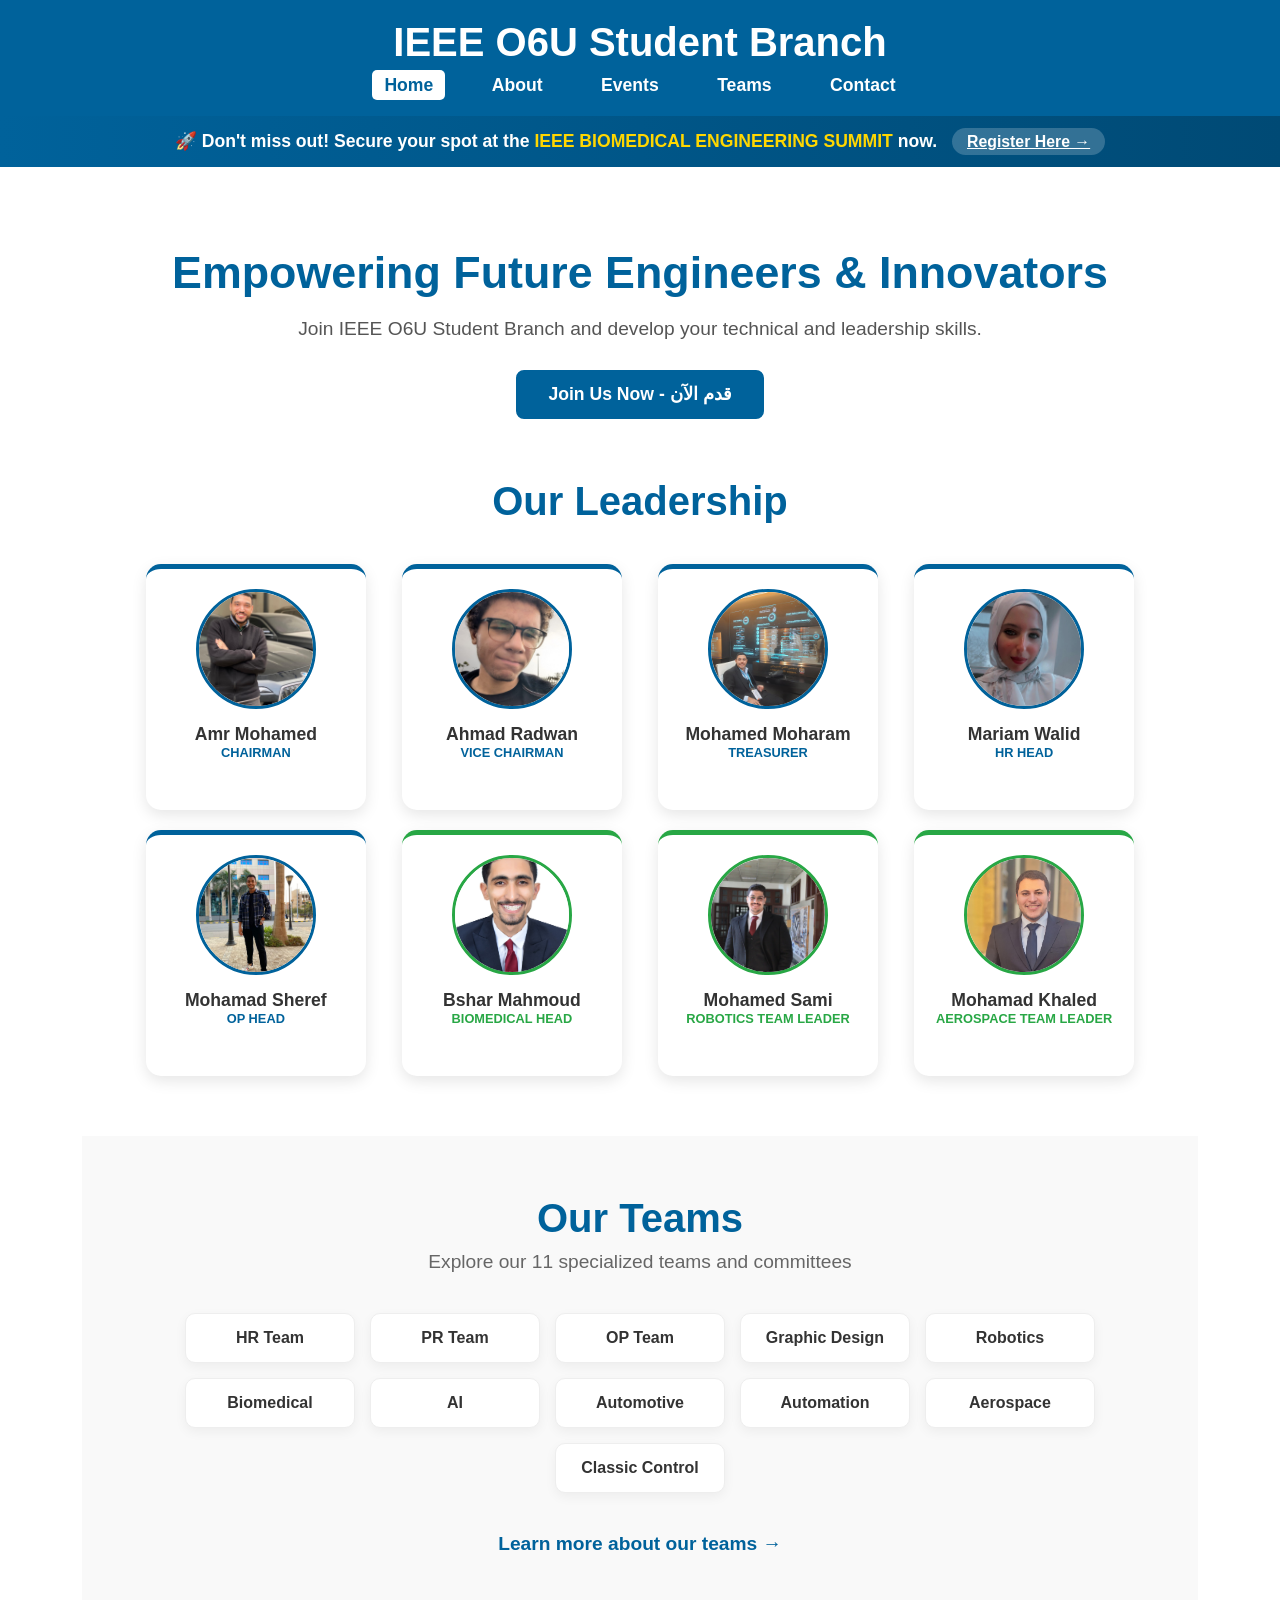
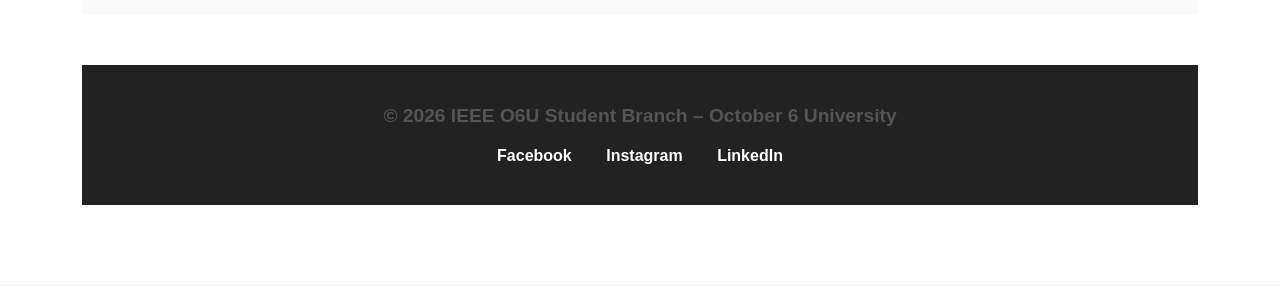
<file: index.html>
<!DOCTYPE html>
<html lang="en">
<head>
    <meta charset="UTF-8">
    <meta name="viewport" content="width=device-width, initial-scale=1.0">
    <title>IEEE O6U Student Branch</title>
    <link rel="stylesheet" href="styles.css">
</head>
<body>

<header>
  <div class="container">
    <h1>IEEE O6U Student Branch</h1>
    <nav>
      <ul>
        <li><a href="index.html" class="active">Home</a></li>
        <li><a href="about.html">About</a></li>
        <li><a href="events.html">Events</a></li>
        <li><a href="teams.html">Teams</a></li>
        <li><a href="contact.html">Contact</a></li>
      </ul>
    </nav>
  </div>
</header>

<div style="background: linear-gradient(90deg, #00629B, #004a75); color: white; padding: 15px; text-align: center; font-family: sans-serif;">
    <p style="margin: 0; font-size: 1.1em; font-weight: bold;">
        🚀 Don't miss out! Secure your spot at the <span style="color: #FFD700;">IEEE BIOMEDICAL ENGINEERING SUMMIT</span> now. 
        <a href="events.html" style="color: #fff; text-decoration: underline; margin-left: 10px; background: rgba(255,255,255,0.2); padding: 5px 15px; border-radius: 20px; font-size: 0.9em; transition: 0.3s;">Register Here →</a>
    </p>
</div>

<section class="hero">
  <div class="container">
    <h2>Empowering Future Engineers & Innovators</h2>
    <p>Join IEEE O6U Student Branch and develop your technical and leadership skills.</p>
    <a href="https://docs.google.com/forms/d/e/1FAIpQLSeNjHLIjLSoPMXFCIe4348xCJpKV9gm_BP9CC3lukH4zz6n0A/viewform?usp=header" target="_blank" class="btn">Join Us Now - قدم الآن</a>
  </dtiv>
</secion>

<section class="leadership" style="padding: 60px 0; text-align: center; background: #fff;">
    <div class="container">
        <h3 style="color: #00629B; font-size: 2.5em; margin-bottom: 40px;">Our Leadership</h3>
        <div style="display: grid; grid-template-columns: repeat(auto-fit, minmax(220px, 1fr)); gap: 20px; justify-items: center;">
            
            <div class="team-card" style="width: 220px; padding: 20px; background: #fff; border-radius: 15px; box-shadow: 0 5px 15px rgba(0,0,0,0.1); border-top: 5px solid #00629B;">
                <div style="width: 120px; height: 120px; margin: 0 auto 15px; border: 3px solid #00629B; border-radius: 50%; overflow: hidden;">
                    <img src="amr.jpg" alt="Amr Mohamed" style="width: 100%; height: 100%; object-fit: cover;">
                </div>
                <h4 style="font-size: 1.1em;">Amr Mohamed</h4>
                <p style="color: #00629B; font-weight: bold; font-size: 0.8em; text-transform: uppercase;">Chairman</p>
            </div>

            <div class="team-card" style="width: 220px; padding: 20px; background: #fff; border-radius: 15px; box-shadow: 0 5px 15px rgba(0,0,0,0.1); border-top: 5px solid #00629B;">
                <div style="width: 120px; height: 120px; margin: 0 auto 15px; border: 3px solid #00629B; border-radius: 50%; overflow: hidden;">
                    <img src="Radwan.jpg" alt="Ahmad Radwan" style="width: 100%; height: 100%; object-fit: cover;">
                </div>
                <h4 style="font-size: 1.1em;">Ahmad Radwan</h4>
                <p style="color: #00629B; font-weight: bold; font-size: 0.8em; text-transform: uppercase;">Vice Chairman</p>
            </div>

            <div class="team-card" style="width: 220px; padding: 20px; background: #fff; border-radius: 15px; box-shadow: 0 5px 15px rgba(0,0,0,0.1); border-top: 5px solid #00629B;">
                <div style="width: 120px; height: 120px; margin: 0 auto 15px; border: 3px solid #00629B; border-radius: 50%; overflow: hidden;">
                    <img src="moharam.jpg" alt="Mohamed Moharam" style="width: 100%; height: 100%; object-fit: cover;">
                </div>
                <h4 style="font-size: 1.1em;">Mohamed Moharam</h4>
                <p style="color: #00629B; font-weight: bold; font-size: 0.8em; text-transform: uppercase;">Treasurer</p>
            </div>

            <!--
            <div class="team-card" style="width: 220px; padding: 20px; background: #fff; border-radius: 15px; box-shadow: 0 5px 15px rgba(0,0,0,0.1); border-top: 5px solid #00629B;">
                <div style="width: 120px; height: 120px; margin: 0 auto 15px; border: 3px solid #00629B; border-radius: 50%; overflow: hidden;">
                    <img src="habiba.jpg" alt="Habiba Hany" style="width: 100%; height: 100%; object-fit: cover;">
                </div>
                <h4 style="font-size: 1.1em;">Habiba Hany</h4>
                <p style="color: #00629B; font-weight: bold; font-size: 0.8em; text-transform: uppercase;">Treasurer Assistant</p>
            </div>
            -->

            <div class="team-card" style="width: 220px; padding: 20px; background: #fff; border-radius: 15px; box-shadow: 0 5px 15px rgba(0,0,0,0.1); border-top: 5px solid #00629B;">
                <div style="width: 120px; height: 120px; margin: 0 auto 15px; border: 3px solid #00629B; border-radius: 50%; overflow: hidden;">
                    <img src="mariam.jpg" alt="Mariam Walid HR Head" style="width: 100%; height: 100%; object-fit: cover;">
                </div>
                <h4 style="font-size: 1.1em;">Mariam Walid</h4>
                <p style="color: #00629B; font-weight: bold; font-size: 0.8em; text-transform: uppercase;">HR Head</p>
            </div>

            <div class="team-card" style="width: 220px; padding: 20px; background: #fff; border-radius: 15px; box-shadow: 0 5px 15px rgba(0,0,0,0.1); border-top: 5px solid #00629B;">
                <div style="width: 120px; height: 120px; margin: 0 auto 15px; border: 3px solid #00629B; border-radius: 50%; overflow: hidden;">
                    <img src="sheref.jpg" alt="Mohamad Sheref" style="width: 100%; height: 100%; object-fit: cover;">
                </div>
                <h4 style="font-size: 1.1em;">Mohamad Sheref</h4>
                <p style="color: #00629B; font-weight: bold; font-size: 0.8em; text-transform: uppercase;">OP Head</p>
            </div>

            <div class="team-card" style="width: 220px; padding: 20px; background: #fff; border-radius: 15px; box-shadow: 0 5px 15px rgba(0,0,0,0.1); border-top: 5px solid #28a745;">
                <div style="width: 120px; height: 120px; margin: 0 auto 15px; border: 3px solid #28a745; border-radius: 50%; overflow: hidden;">
                    <img src="bashar.jpg" alt="Bashar" style="width: 100%; height: 100%; object-fit: cover;">
                </div>
                <h4 style="font-size: 1.1em;">Bshar Mahmoud</h4>
                <p style="color: #28a745; font-weight: bold; font-size: 0.8em; text-transform: uppercase;">Biomedical Head</p>
            </div>

            <div class="team-card" style="width: 220px; padding: 20px; background: #fff; border-radius: 15px; box-shadow: 0 5px 15px rgba(0,0,0,0.1); border-top: 5px solid #28a745;">
                <div style="width: 120px; height: 120px; margin: 0 auto 15px; border: 3px solid #28a745; border-radius: 50%; overflow: hidden;">
                    <img src="sami.jpg" alt="Mohamed Sami" style="width: 100%; height: 100%; object-fit: cover;">
                </div>
                <h4 style="font-size: 1.1em;">Mohamed Sami</h4>
                <p style="color: #28a745; font-weight: bold; font-size: 0.8em; text-transform: uppercase;">Robotics Team Leader</p>
            </div>

            <div class="team-card" style="width: 220px; padding: 20px; background: #fff; border-radius: 15px; box-shadow: 0 5px 15px rgba(0,0,0,0.1); border-top: 5px solid #28a745;">
                <div style="width: 120px; height: 120px; margin: 0 auto 15px; border: 3px solid #28a745; border-radius: 50%; overflow: hidden;">
                    <img src="mokh.jpg" alt="Mohamad Khaled" style="width: 100%; height: 100%; object-fit: cover;">
                </div>
                <h4 style="font-size: 1.1em;">Mohamad Khaled</h4>
                <p style="color: #28a745; font-weight: bold; font-size: 0.8em; text-transform: uppercase;">Aerospace Team Leader</p>
            </div>

        </div>
    </div>
</section>

<section class="teams-preview" style="padding: 60px 0; text-align: center; background: #f9f9f9;">
  <div class="container">
    <h3 style="color: #00629B; margin-bottom: 10px; font-size: 2.5em;">Our Teams</h3>
    <p style="margin-bottom: 40px; color: #666;">Explore our 11 specialized teams and committees</p>
    
    <div class="team-cards" style="display: flex; justify-content: center; gap: 15px; flex-wrap: wrap; margin-bottom: 40px;">
      <div class="team-card" style="background: #fff; padding: 15px; border-radius: 10px; width: 170px; border: 1px solid #eee;"><h4>HR Team</h4></div>
      <div class="team-card" style="background: #fff; padding: 15px; border-radius: 10px; width: 170px; border: 1px solid #eee;"><h4>PR Team</h4></div>
      <div class="team-card" style="background: #fff; padding: 15px; border-radius: 10px; width: 170px; border: 1px solid #eee;"><h4>OP Team</h4></div>
      <div class="team-card" style="background: #fff; padding: 15px; border-radius: 10px; width: 170px; border: 1px solid #eee;"><h4>Graphic Design</h4></div>
      <div class="team-card" style="background: #fff; padding: 15px; border-radius: 10px; width: 170px; border: 1px solid #eee;"><h4>Robotics</h4></div>
      <div class="team-card" style="background: #fff; padding: 15px; border-radius: 10px; width: 170px; border: 1px solid #eee;"><h4>Biomedical</h4></div>
      <div class="team-card" style="background: #fff; padding: 15px; border-radius: 10px; width: 170px; border: 1px solid #eee;"><h4>AI</h4></div>
      <div class="team-card" style="background: #fff; padding: 15px; border-radius: 10px; width: 170px; border: 1px solid #eee;"><h4>Automotive</h4></div>
      <div class="team-card" style="background: #fff; padding: 15px; border-radius: 10px; width: 170px; border: 1px solid #eee;"><h4>Automation</h4></div>
      <div class="team-card" style="background: #fff; padding: 15px; border-radius: 10px; width: 170px; border: 1px solid #eee;"><h4>Aerospace</h4></div>
      <div class="team-card" style="background: #fff; padding: 15px; border-radius: 10px; width: 170px; border: 1px solid #eee;"><h4>Classic Control</h4></div>
    </div>
    
    <a href="teams.html" style="color: #00629B; font-weight: bold; text-decoration: none; font-size: 1.2em;">Learn more about our teams →</a>
  </div>
</section>

<footer style="background: #222; color: white; padding: 40px 0; text-align: center;">
  <div class="container">
    <p style="margin-bottom: 20px; font-weight: bold;">© 2026 IEEE O6U Student Branch – October 6 University</p>
    <div class="social-links">
      <a href="https://www.facebook.com/IEEEO6U" target="_blank" style="color: white; text-decoration: none; margin: 0 15px; font-weight: bold;">Facebook</a>
      <a href="https://www.instagram.com/ieee_o6u" target="_blank" style="color: white; text-decoration: none; margin: 0 15px; font-weight: bold;">Instagram</a>
      <a href="https://www.linkedin.com/company/ieee-o6u/" target="_blank" style="color: white; text-decoration: none; margin: 0 15px; font-weight: bold;">LinkedIn</a>
    </div>
  </div>
</footer>

</body>
</html>
</file>
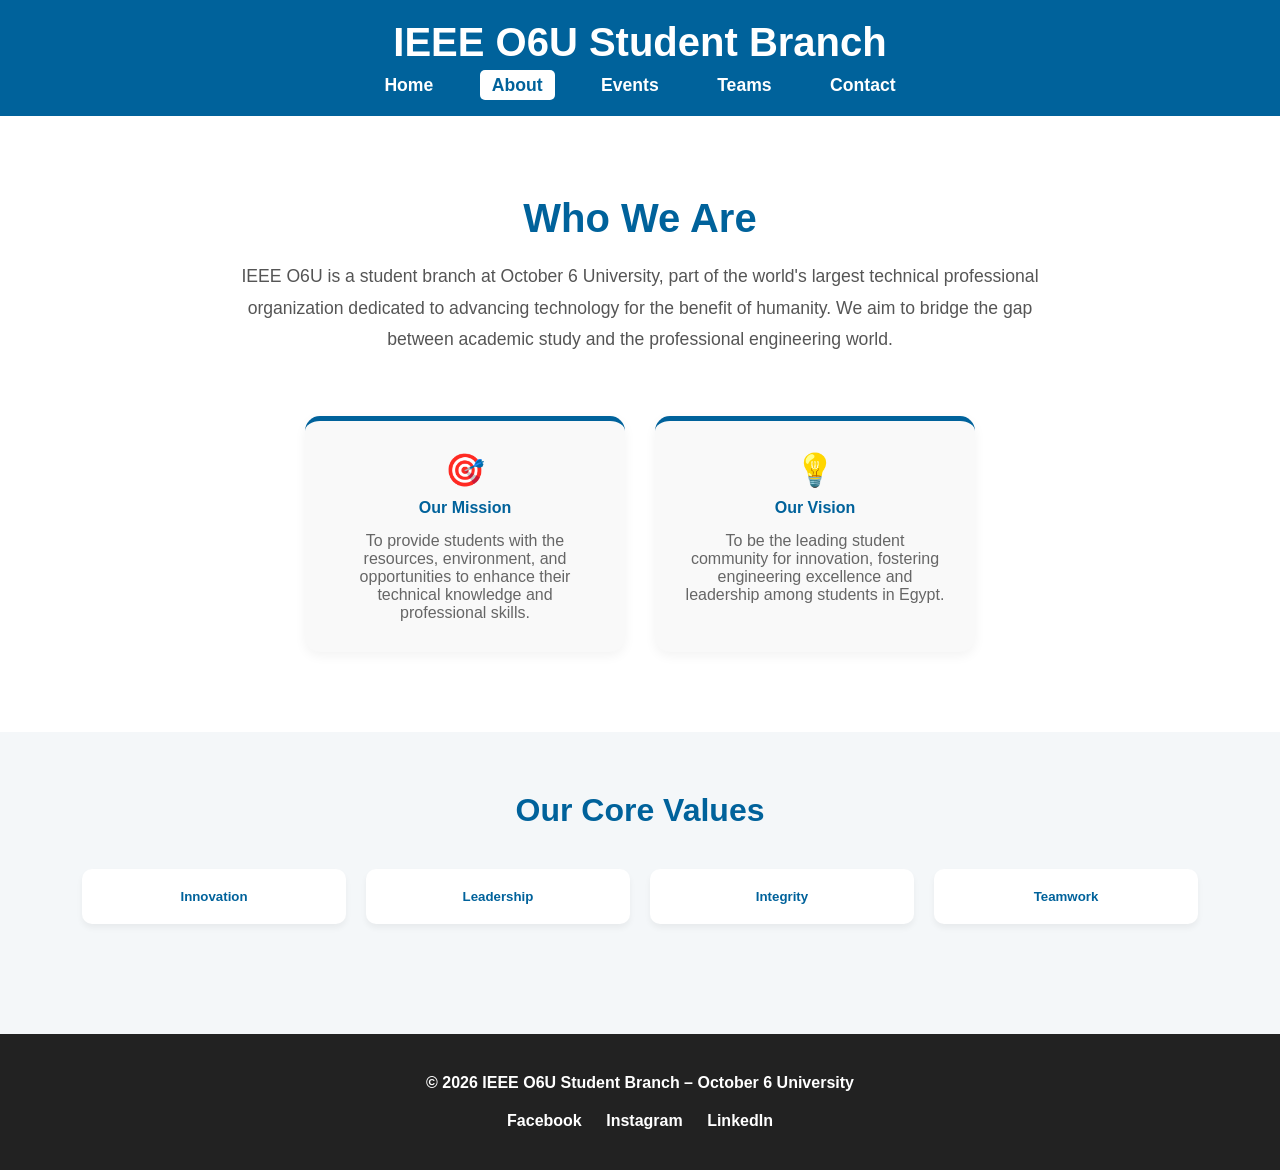
<file: about.html>
<!DOCTYPE html>
<html lang="en">
<head>
    <meta charset="UTF-8">
    <meta name="viewport" content="width=device-width, initial-scale=1.0">
    <title>About Us - IEEE O6U</title>
    <link rel="stylesheet" href="styles.css">
</head>
<body>

<header>
  <div class="container">
    <h1>IEEE O6U Student Branch</h1>
    <nav>
      <ul>
        <li><a href="index.html">Home</a></li>
        <li><a href="about.html" class="active">About</a></li>
        <li><a href="events.html">Events</a></li>
        <li><a href="teams.html">Teams</a></li>
        <li><a href="contact.html">Contact</a></li>
      </ul>
    </nav>
  </div>
</header>

<section class="about-preview" style="padding: 80px 20px; text-align: center; background: #fff;">
  <div class="container">
    <h2 style="color: #00629B; font-size: 2.5em; margin-bottom: 20px;">Who We Are</h2>
    <p style="max-width: 800px; margin: 0 auto; line-height: 1.8; color: #555; font-size: 1.1em;">
        IEEE O6U is a student branch at October 6 University, part of the world's largest technical professional organization dedicated to advancing technology for the benefit of humanity. We aim to bridge the gap between academic study and the professional engineering world.
    </p>
    
    <div style="margin-top: 60px; display: flex; justify-content: center; flex-wrap: wrap; gap: 30px;">
        <div class="team-card" style="width: 320px; padding: 30px; background: #f9f9f9; border-radius: 15px; border-top: 5px solid #00629B;">
            <div style="font-size: 2em; margin-bottom: 10px;">🎯</div>
            <h4 style="color: #00629B; margin-bottom: 15px;">Our Mission</h4>
            <p style="color: #666;">To provide students with the resources, environment, and opportunities to enhance their technical knowledge and professional skills.</p>
        </div>
        
        <div class="team-card" style="width: 320px; padding: 30px; background: #f9f9f9; border-radius: 15px; border-top: 5px solid #00629B;">
            <div style="font-size: 2em; margin-bottom: 10px;">💡</div>
            <h4 style="color: #00629B; margin-bottom: 15px;">Our Vision</h4>
            <p style="color: #666;">To be the leading student community for innovation, fostering engineering excellence and leadership among students in Egypt.</p>
        </div>
    </div>
  </div>
</section>

<section style="padding: 60px 20px; background: #f4f7f9; text-align: center;">
    <div class="container">
        <h3 style="color: #00629B; margin-bottom: 40px; font-size: 2em;">Our Core Values</h3>
        <div style="display: grid; grid-template-columns: repeat(auto-fit, minmax(200px, 1fr)); gap: 20px;">
            <div style="padding: 20px; background: white; border-radius: 10px; box-shadow: 0 4px 6px rgba(0,0,0,0.05);">
                <h5 style="color: #00629B;">Innovation</h5>
            </div>
            <div style="padding: 20px; background: white; border-radius: 10px; box-shadow: 0 4px 6px rgba(0,0,0,0.05);">
                <h5 style="color: #00629B;">Leadership</h5>
            </div>
            <div style="padding: 20px; background: white; border-radius: 10px; box-shadow: 0 4px 6px rgba(0,0,0,0.05);">
                <h5 style="color: #00629B;">Integrity</h5>
            </div>
            <div style="padding: 20px; background: white; border-radius: 10px; box-shadow: 0 4px 6px rgba(0,0,0,0.05);">
                <h5 style="color: #00629B;">Teamwork</h5>
            </div>
        </div>
    </div>
</section>

<footer style="background: #222; color: white; padding: 40px 0; text-align: center;">
  <div class="container">
    <p style="margin-bottom: 20px; font-weight: bold;">© 2026 IEEE O6U Student Branch – October 6 University</p>
    <div class="social-links">
      <a href="https://www.facebook.com/IEEEO6U" target="_blank" style="color: white; text-decoration: none; margin: 0 10px; font-weight: bold;">Facebook</a>
      <a href="https://www.instagram.com/ieee_o6u" target="_blank" style="color: white; text-decoration: none; margin: 0 10px; font-weight: bold;">Instagram</a>
      <a href="https://www.linkedin.com/company/ieee-o6u/" target="_blank" style="color: white; text-decoration: none; margin: 0 10px; font-weight: bold;">LinkedIn</a>
    </div>
  </div>
</footer>

</body>
</html>
</file>
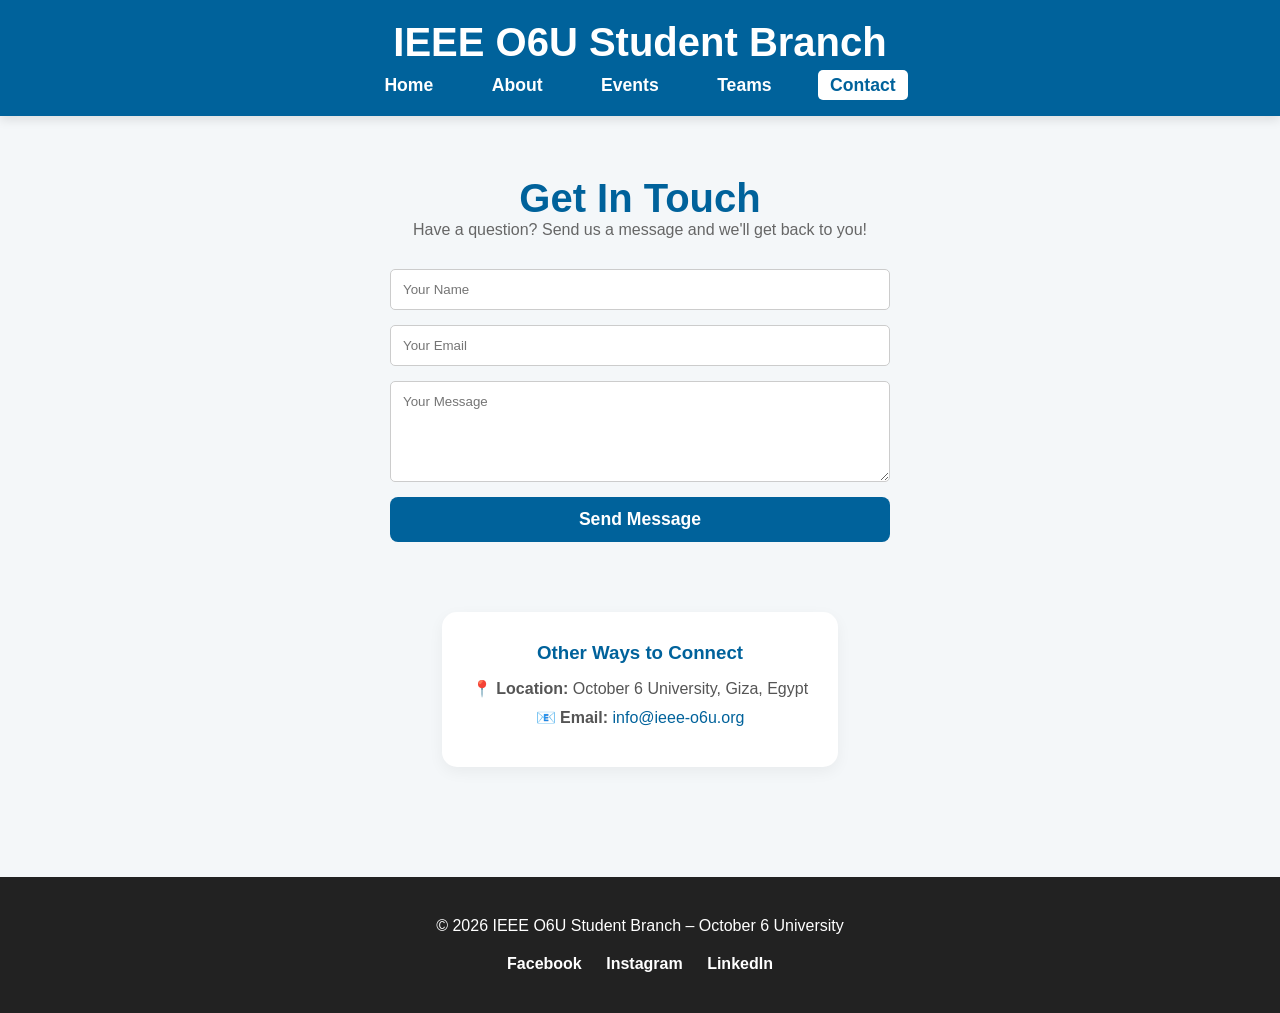
<file: contact.html>
<!DOCTYPE html>
<html lang="en">
<head>
    <meta charset="UTF-8">
    <meta name="viewport" content="width=device-width, initial-scale=1.0">
    <title>Contact Us - IEEE O6U</title>
    <link rel="stylesheet" href="styles.css">
    <style>
        form {
            display: flex;
            flex-direction: column;
            gap: 15px;
            max-width: 500px;
            margin: 30px auto;
            text-align: left;
        }
        input, textarea {
            padding: 12px;
            border: 1px solid #ccc;
            border-radius: 5px;
            width: 100%;
            font-family: inherit;
        }
        .contact-info {
            margin-top: 40px;
            padding: 30px;
            background: #fff;
            border-radius: 15px;
            box-shadow: 0 5px 15px rgba(0,0,0,0.05);
            display: inline-block;
            min-width: 300px;
        }
        .contact-info h3 { color: #00629B; margin-bottom: 15px; }
        .contact-info p { margin: 10px 0; color: #555; }
    </style>
</head>
<body>

<header>
  <div class="container">
    <h1>IEEE O6U Student Branch</h1>
    <nav>
      <ul>
        <li><a href="index.html">Home</a></li>
        <li><a href="about.html">About</a></li>
        <li><a href="events.html">Events</a></li>
        <li><a href="teams.html">Teams</a></li>
        <li><a href="contact.html" class="active">Contact</a></li>
      </ul>
    </nav>
  </div>
</header>

<section class="container" style="text-align: center; padding: 60px 20px;">
    <h2 style="color: #00629B; font-size: 2.5em;">Get In Touch</h2>
    <p style="color: #666;">Have a question? Send us a message and we'll get back to you!</p>

    <form action="https://formspree.io/f/mlgplrwl" method="POST">
        <input type="text" name="name" placeholder="Your Name" required>
        <input type="email" name="email" placeholder="Your Email" required>
        <textarea name="message" rows="5" placeholder="Your Message" required></textarea>
        <button type="submit" class="btn" style="background: #00629B; color: white; border: none; cursor: pointer; font-weight: bold;">Send Message</button>
    </form>

    <div class="contact-info">
        <h3>Other Ways to Connect</h3>
        <p><strong>📍 Location:</strong> October 6 University, Giza, Egypt</p>
        <p><strong>📧 Email:</strong> <a href="mailto:info@ieee-o6u.org" style="color: #00629B; text-decoration: none;">info@ieee-o6u.org</a></p>
    </div>
</section>

<footer style="background: #222; color: white; padding: 40px 0; text-align: center;">
  <div class="container">
    <p style="margin-bottom: 20px;">© 2026 IEEE O6U Student Branch – October 6 University</p>
    <div class="social-links">
      <a href="https://www.facebook.com/IEEEO6U" target="_blank" style="color: white; text-decoration: none; margin: 0 10px; font-weight: bold;">Facebook</a>
      <a href="https://www.instagram.com/ieee_o6u" target="_blank" style="color: white; text-decoration: none; margin: 0 10px; font-weight: bold;">Instagram</a>
      <a href="https://www.linkedin.com/company/ieee-o6u/" target="_blank" style="color: white; text-decoration: none; margin: 0 10px; font-weight: bold;">LinkedIn</a>
    </div>
  </div>
</footer>

</body>
</html>
</file>
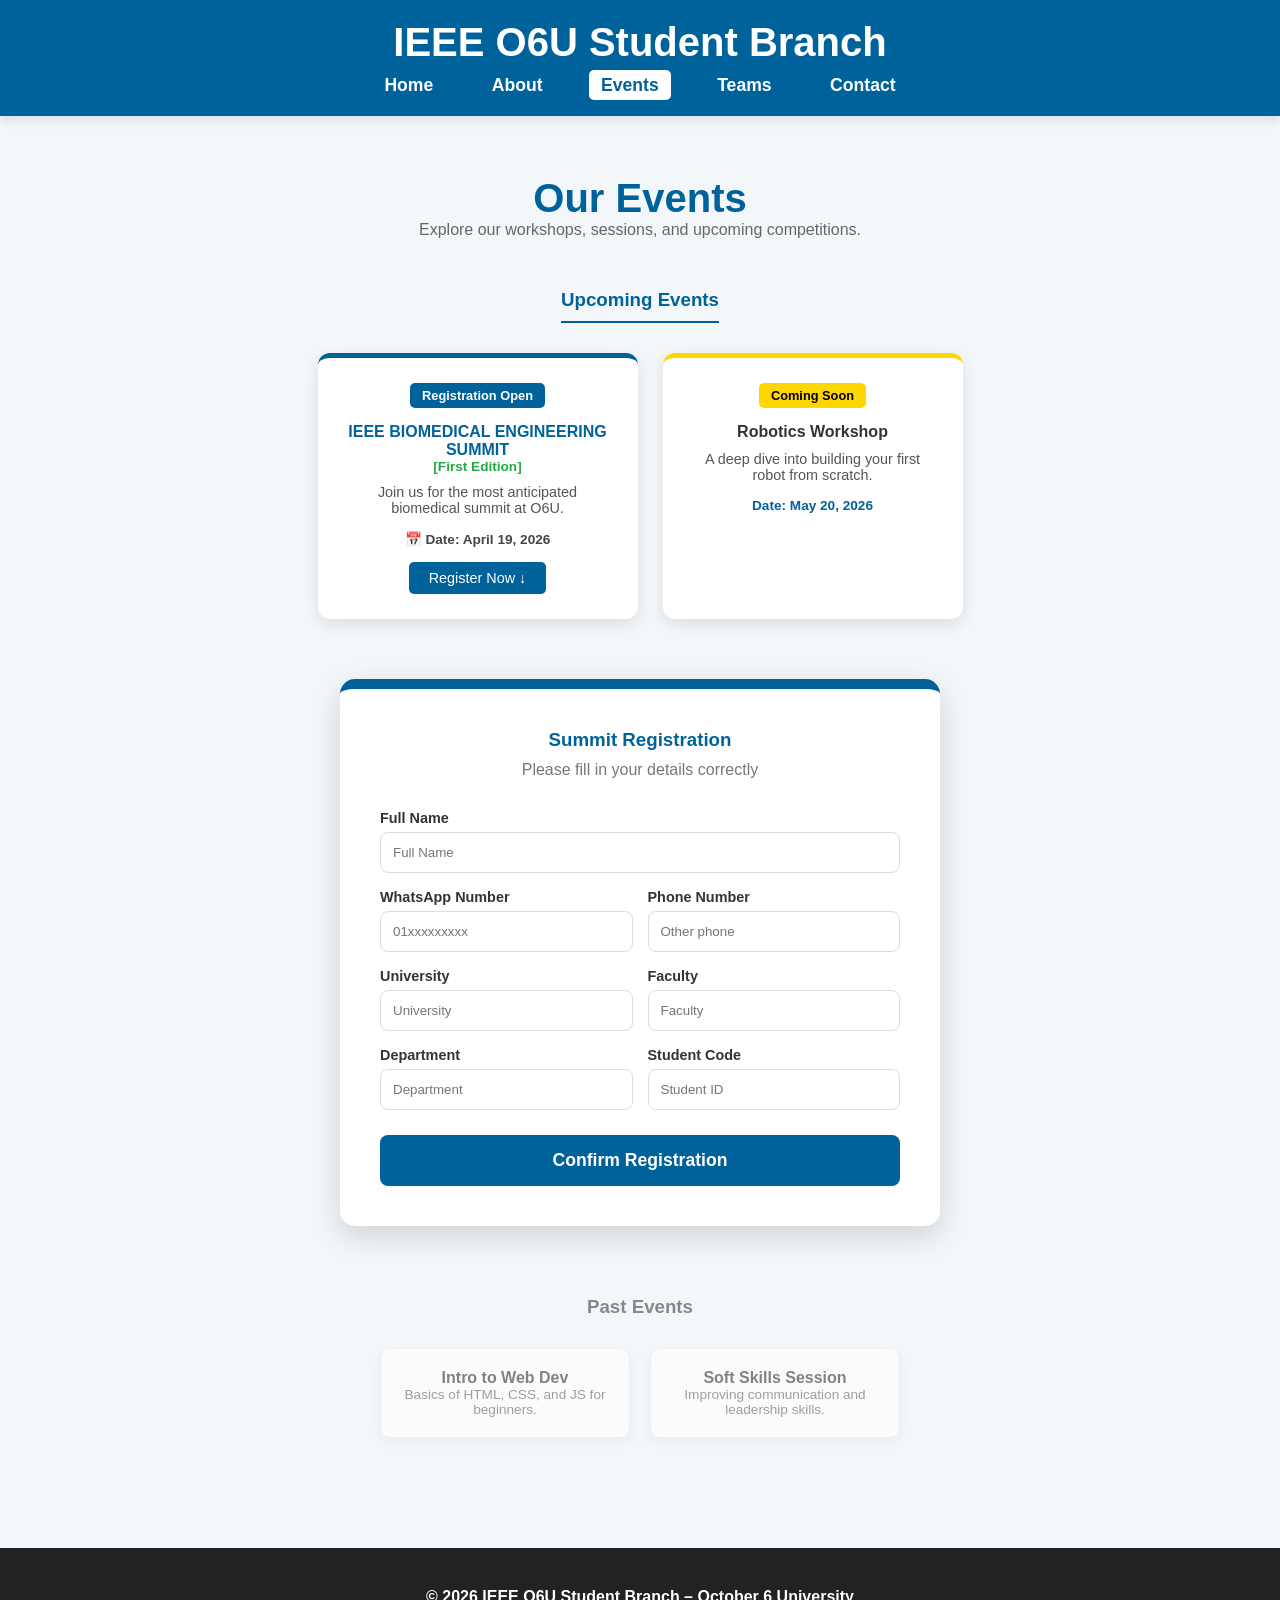
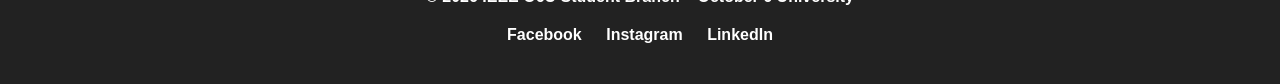
<file: events.html>
<!DOCTYPE html>
<html lang="en">
<head>
    <meta charset="UTF-8">
    <meta name="viewport" content="width=device-width, initial-scale=1.0">
    <title>Events - IEEE O6U</title>
    <link rel="stylesheet" href="styles.css">
</head>
<body>

<header>
  <div class="container">
    <h1>IEEE O6U Student Branch</h1>
    <nav>
      <ul>
        <li><a href="index.html">Home</a></li>
        <li><a href="about.html">About</a></li>
        <li><a href="events.html" class="active">Events</a></li>
        <li><a href="teams.html">Teams</a></li>
        <li><a href="contact.html">Contact</a></li>
      </ul>
    </nav>
  </div>
</header>

<section class="container" style="padding: 60px 20px; text-align: center;">
    <h2 style="color: #00629B; font-size: 2.5em;">Our Events</h2>
    <p style="color: #666;">Explore our workshops, sessions, and upcoming competitions.</p>

    <h3 style="margin-top: 50px; color: #00629B; border-bottom: 2px solid #00629B; display: inline-block; padding-bottom: 10px;">Upcoming Events</h3>
    
    <div class="event-cards" style="display: flex; justify-content: center; gap: 25px; flex-wrap: wrap; margin-top: 30px; margin-bottom: 50px;">
      
      <div class="event-card" style="background: #fff; padding: 25px; border-radius: 12px; box-shadow: 0 5px 15px rgba(0,0,0,0.1); width: 320px; border-top: 5px solid #00629B;">
        <div style="background: #00629B; color: #fff; padding: 5px 12px; border-radius: 5px; font-weight: bold; font-size: 0.8em; display: inline-block; margin-bottom: 15px;">Registration Open</div>
        <h4 style="color: #00629B;">IEEE BIOMEDICAL ENGINEERING SUMMIT</h4>
        <p style="color: #28a745; font-weight: bold; font-size: 0.85em;">[First Edition]</p>
        <p style="color: #555; font-size: 0.9em; margin: 10px 0;">Join us for the most anticipated biomedical summit at O6U.</p>
        <span style="display: block; margin-top: 15px; font-size: 0.85em; color: #444; font-weight: bold;">📅 Date: April 19, 2026</span>
        <a href="#register-section" style="display: inline-block; margin-top: 15px; background: #00629B; color: white; padding: 8px 20px; border-radius: 5px; text-decoration: none; font-size: 0.9em;">Register Now ↓</a>
      </div>

      <div class="event-card" onclick="showSoon()" style="background: #fff; padding: 25px; border-radius: 12px; box-shadow: 0 5px 15px rgba(0,0,0,0.1); width: 300px; border-top: 5px solid #FFD700;">
        <div style="background: #FFD700; color: #000; padding: 5px 12px; border-radius: 5px; font-weight: bold; font-size: 0.8em; display: inline-block; margin-bottom: 15px;">Coming Soon</div>
        <h4>Robotics Workshop</h4>
        <p style="color: #555; font-size: 0.9em; margin: 10px 0;">A deep dive into building your first robot from scratch.</p>
        <span style="display: block; margin-top: 15px; font-size: 0.85em; color: #00629B; font-weight: bold;">Date: May 20, 2026</span>
      </div>

    </div>

    <div id="register-section" style="max-width: 600px; margin: 60px auto; background: #fff; padding: 40px; border-radius: 15px; box-shadow: 0 10px 30px rgba(0,0,0,0.15); border-top: 10px solid #00629B; text-align: left;">
        <h3 style="color: #00629B; text-align: center; margin-bottom: 10px;">Summit Registration</h3>
        <p style="text-align: center; color: #777; margin-bottom: 30px;">Please fill in your details correctly</p>
        
        <form id="registration-form">
            <div style="margin-bottom: 15px;">
                <label style="font-weight: bold; font-size: 0.9em;">Full Name</label>
                <input type="text" name="name" placeholder="Full Name" style="width: 100%; padding: 12px; margin-top: 5px; border: 1px solid #ddd; border-radius: 8px;" required>
            </div>
            
            <div style="display: grid; grid-template-columns: 1fr 1fr; gap: 15px; margin-bottom: 15px;">
                <div>
                    <label style="font-weight: bold; font-size: 0.9em;">WhatsApp Number</label>
                    <input type="tel" name="whatsapp" placeholder="01xxxxxxxxx" style="width: 100%; padding: 12px; margin-top: 5px; border: 1px solid #ddd; border-radius: 8px;" required>
                </div>
                <div>
                    <label style="font-weight: bold; font-size: 0.9em;">Phone Number</label>
                    <input type="tel" name="phone" placeholder="Other phone" style="width: 100%; padding: 12px; margin-top: 5px; border: 1px solid #ddd; border-radius: 8px;" required>
                </div>
            </div>

            <div style="display: grid; grid-template-columns: 1fr 1fr; gap: 15px; margin-bottom: 15px;">
                <div>
                    <label style="font-weight: bold; font-size: 0.9em;">University</label>
                    <input type="text" name="university" placeholder="University" style="width: 100%; padding: 12px; margin-top: 5px; border: 1px solid #ddd; border-radius: 8px;" required>
                </div>
                <div>
                    <label style="font-weight: bold; font-size: 0.9em;">Faculty</label>
                    <input type="text" name="faculty" placeholder="Faculty" style="width: 100%; padding: 12px; margin-top: 5px; border: 1px solid #ddd; border-radius: 8px;" required>
                </div>
            </div>

            <div style="display: grid; grid-template-columns: 1fr 1fr; gap: 15px; margin-bottom: 25px;">
                <div>
                    <label style="font-weight: bold; font-size: 0.9em;">Department</label>
                    <input type="text" name="department" placeholder="Department" style="width: 100%; padding: 12px; margin-top: 5px; border: 1px solid #ddd; border-radius: 8px;" required>
                </div>
                <div>
                    <label style="font-weight: bold; font-size: 0.9em;">Student Code</label>
                    <input type="text" name="student_code" placeholder="Student ID" style="width: 100%; padding: 12px; margin-top: 5px; border: 1px solid #ddd; border-radius: 8px;" required>
                </div>
            </div>

            <button type="submit" id="submit-btn" class="btn" style="width: 100%; border: none; cursor: pointer; padding: 15px; font-size: 1.1em; background: #00629B; color: white; border-radius: 8px; font-weight: bold;">Confirm Registration</button>
        </form>
        
        <div id="msg" style="display: none; margin-top: 20px; text-align: center; font-weight: bold; padding: 15px; border-radius: 8px;"></div>
    </div>

    <h3 style="margin-top: 70px; color: #888;">Past Events</h3>
    <div class="event-cards" style="display: flex; justify-content: center; gap: 20px; flex-wrap: wrap; margin-top: 30px; opacity: 0.8;">
      <div class="event-card" style="background: #fdfdfd; padding: 20px; border-radius: 10px; border: 1px solid #eee; width: 250px;">
        <h4 style="color: #666;">Intro to Web Dev</h4>
        <p style="font-size: 0.85em; color: #888;">Basics of HTML, CSS, and JS for beginners.</p>
      </div>
      <div class="event-card" style="background: #fdfdfd; padding: 20px; border-radius: 10px; border: 1px solid #eee; width: 250px;">
        <h4 style="color: #666;">Soft Skills Session</h4>
        <p style="font-size: 0.85em; color: #888;">Improving communication and leadership skills.</p>
      </div>
    </div>
</section>

<footer style="background: #222; color: white; padding: 40px 0; text-align: center;">
  <div class="container">
    <p style="margin-bottom: 20px; font-weight: bold;">© 2026 IEEE O6U Student Branch – October 6 University</p>
    <div class="social-links">
      <a href="https://www.facebook.com/IEEEO6U" target="_blank" style="color: white; text-decoration: none; margin: 0 10px; font-weight: bold;">Facebook</a>
      <a href="https://www.instagram.com/ieee_o6u" target="_blank" style="color: white; text-decoration: none; margin: 0 10px; font-weight: bold;">Instagram</a>
      <a href="https://www.linkedin.com/company/ieee-o6u/" target="_blank" style="color: white; text-decoration: none; margin: 0 10px; font-weight: bold;">LinkedIn</a>
    </div>
  </div>
</footer>

<script>
  // Soon Alert Function
  function showSoon() {
      alert("Coming Soon! 🚀 Registration for this event will open shortly. Stay tuned to our social media!");
  }

  // Google Script URL
  const scriptURL = 'https://script.google.com/macros/s/AKfycbyfIQ0u2yIWxEQcAjoMb2kusIn3x0-1MeMbrmfzFCl4SDszOIN90AIE1L2dOfVQ__53Vg/exec'
  
  const form = document.querySelector('#registration-form')
  const btn = document.querySelector('#submit-btn')
  const msg = document.querySelector('#msg')

  form.addEventListener('submit', e => {
    e.preventDefault()
    btn.disabled = true
    btn.innerText = 'Processing...'
    msg.style.display = 'block'
    msg.innerText = 'Saving your data, please wait...'
    msg.style.background = '#f8f9fa'
    msg.style.color = '#333'

    fetch(scriptURL, { method: 'POST', body: new FormData(form)})
      .then(response => {
          msg.innerText = 'Registration Successful! 🎉 We look forward to seeing you.'
          msg.style.background = '#d4edda'
          msg.style.color = '#155724'
          btn.style.display = 'none'
          form.reset()
      })
      .catch(error => {
          msg.innerText = 'Error! Please try again or contact HR.'
          msg.style.background = '#f8d7da'
          msg.style.color = '#721c24'
          btn.disabled = false
          btn.innerText = 'Confirm Registration'
      })
  })
</script>

</body>
</html>
</file>
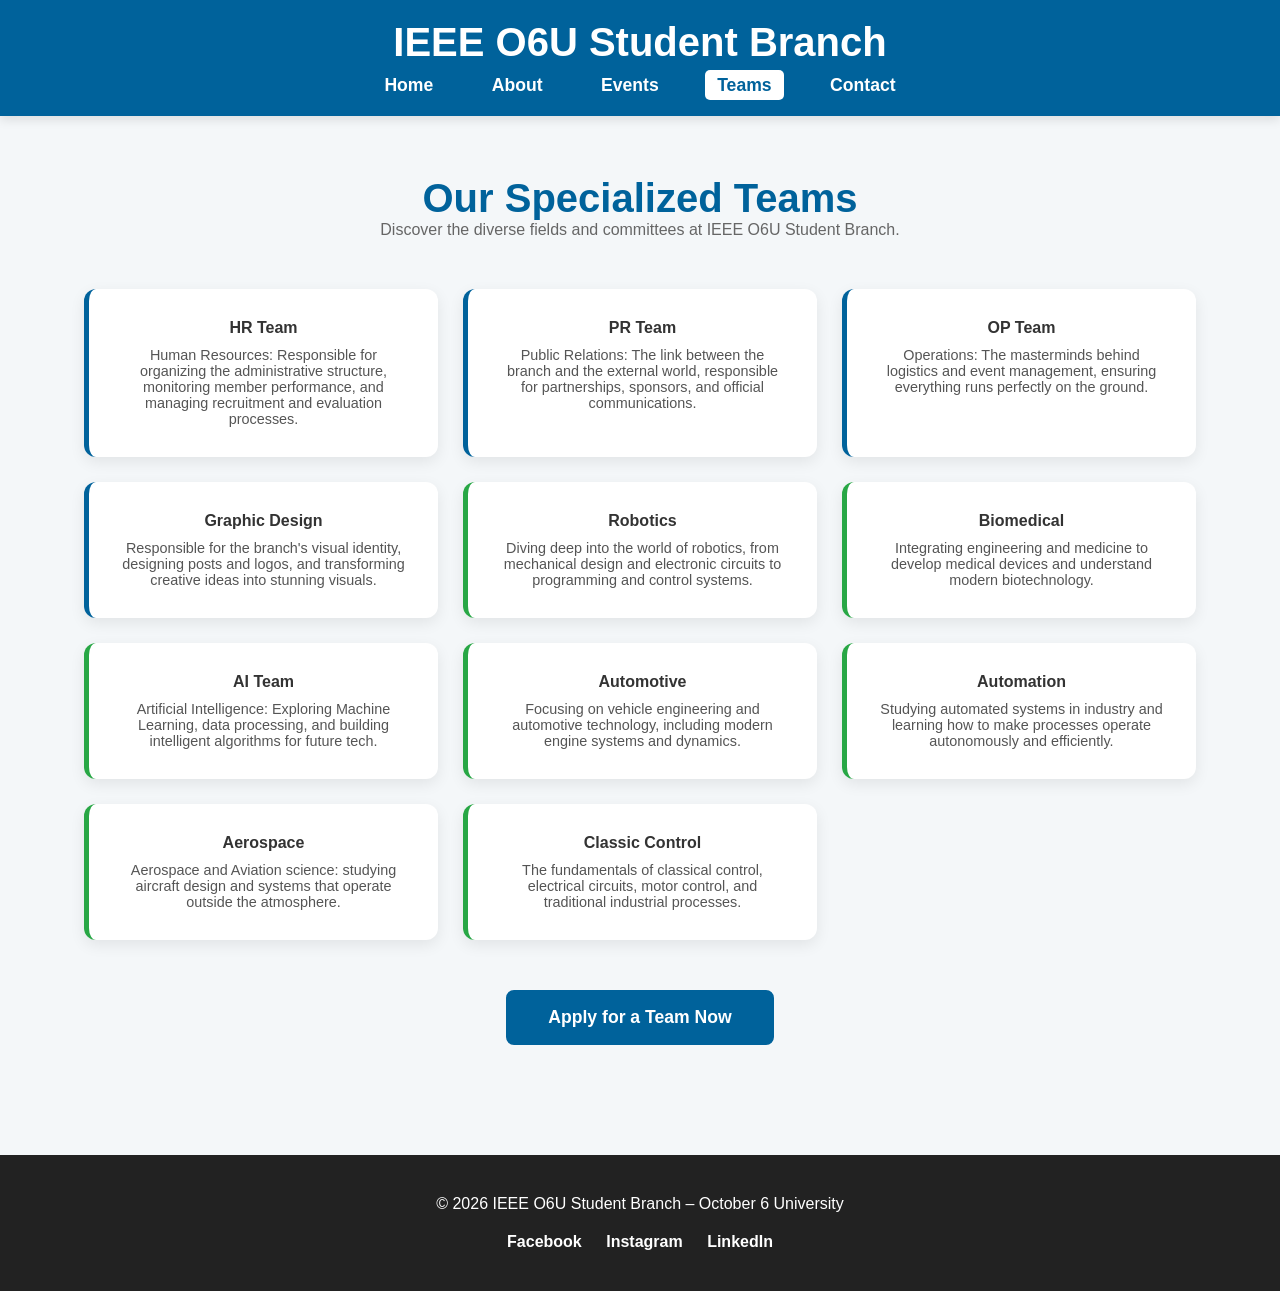
<file: teams.html>
<!DOCTYPE html>
<html lang="en">
<head>
    <meta charset="UTF-8">
    <meta name="viewport" content="width=device-width, initial-scale=1.0">
    <title>Our Teams - IEEE O6U</title>
    <link rel="stylesheet" href="styles.css">
</head>
<body>

<header>
  <div class="container">
    <h1>IEEE O6U Student Branch</h1>
    <nav>
      <ul>
        <li><a href="index.html">Home</a></li>
        <li><a href="about.html">About</a></li>
        <li><a href="events.html">Events</a></li>
        <li><a href="teams.html" class="active">Teams</a></li>
        <li><a href="contact.html">Contact</a></li>
      </ul>
    </nav>
  </div>
</header>

<section class="container" style="padding: 60px 20px; text-align: center;">
    <h2 style="color: #00629B; font-size: 2.5em;">Our Specialized Teams</h2>
    <p style="margin-bottom: 50px; color: #666;">Discover the diverse fields and committees at IEEE O6U Student Branch.</p>

    <div class="team-cards" style="display: grid; grid-template-columns: repeat(auto-fit, minmax(280px, 1fr)); gap: 25px; justify-content: center;">
      
      <div class="team-card" style="background: #fff; padding: 30px; border-radius: 12px; box-shadow: 0 5px 15px rgba(0,0,0,0.08); border-left: 5px solid #00629B;">
        <h4>HR Team</h4>
        <p style="font-size: 0.9em; margin-top: 10px; color: #555;">Human Resources: Responsible for organizing the administrative structure, monitoring member performance, and managing recruitment and evaluation processes.</p>
      </div>

      <div class="team-card" style="background: #fff; padding: 30px; border-radius: 12px; box-shadow: 0 5px 15px rgba(0,0,0,0.08); border-left: 5px solid #00629B;">
        <h4>PR Team</h4>
        <p style="font-size: 0.9em; margin-top: 10px; color: #555;">Public Relations: The link between the branch and the external world, responsible for partnerships, sponsors, and official communications.</p>
      </div>

      <div class="team-card" style="background: #fff; padding: 30px; border-radius: 12px; box-shadow: 0 5px 15px rgba(0,0,0,0.08); border-left: 5px solid #00629B;">
        <h4>OP Team</h4>
        <p style="font-size: 0.9em; margin-top: 10px; color: #555;">Operations: The masterminds behind logistics and event management, ensuring everything runs perfectly on the ground.</p>
      </div>

      <div class="team-card" style="background: #fff; padding: 30px; border-radius: 12px; box-shadow: 0 5px 15px rgba(0,0,0,0.08); border-left: 5px solid #00629B;">
        <h4>Graphic Design</h4>
        <p style="font-size: 0.9em; margin-top: 10px; color: #555;">Responsible for the branch's visual identity, designing posts and logos, and transforming creative ideas into stunning visuals.</p>
      </div>

      <div class="team-card" style="background: #fff; padding: 30px; border-radius: 12px; box-shadow: 0 5px 15px rgba(0,0,0,0.08); border-left: 5px solid #28a745;">
        <h4>Robotics</h4>
        <p style="font-size: 0.9em; margin-top: 10px; color: #555;">Diving deep into the world of robotics, from mechanical design and electronic circuits to programming and control systems.</p>
      </div>

      <div class="team-card" style="background: #fff; padding: 30px; border-radius: 12px; box-shadow: 0 5px 15px rgba(0,0,0,0.08); border-left: 5px solid #28a745;">
        <h4>Biomedical</h4>
        <p style="font-size: 0.9em; margin-top: 10px; color: #555;">Integrating engineering and medicine to develop medical devices and understand modern biotechnology.</p>
      </div>

      <div class="team-card" style="background: #fff; padding: 30px; border-radius: 12px; box-shadow: 0 5px 15px rgba(0,0,0,0.08); border-left: 5px solid #28a745;">
        <h4>AI Team</h4>
        <p style="font-size: 0.9em; margin-top: 10px; color: #555;">Artificial Intelligence: Exploring Machine Learning, data processing, and building intelligent algorithms for future tech.</p>
      </div>

      <div class="team-card" style="background: #fff; padding: 30px; border-radius: 12px; box-shadow: 0 5px 15px rgba(0,0,0,0.08); border-left: 5px solid #28a745;">
        <h4>Automotive</h4>
        <p style="font-size: 0.9em; margin-top: 10px; color: #555;">Focusing on vehicle engineering and automotive technology, including modern engine systems and dynamics.</p>
      </div>

      <div class="team-card" style="background: #fff; padding: 30px; border-radius: 12px; box-shadow: 0 5px 15px rgba(0,0,0,0.08); border-left: 5px solid #28a745;">
        <h4>Automation</h4>
        <p style="font-size: 0.9em; margin-top: 10px; color: #555;">Studying automated systems in industry and learning how to make processes operate autonomously and efficiently.</p>
      </div>

      <div class="team-card" style="background: #fff; padding: 30px; border-radius: 12px; box-shadow: 0 5px 15px rgba(0,0,0,0.08); border-left: 5px solid #28a745;">
        <h4>Aerospace</h4>
        <p style="font-size: 0.9em; margin-top: 10px; color: #555;">Aerospace and Aviation science: studying aircraft design and systems that operate outside the atmosphere.</p>
      </div>

      <div class="team-card" style="background: #fff; padding: 30px; border-radius: 12px; box-shadow: 0 5px 15px rgba(0,0,0,0.08); border-left: 5px solid #28a745;">
        <h4>Classic Control</h4>
        <p style="font-size: 0.9em; margin-top: 10px; color: #555;">The fundamentals of classical control, electrical circuits, motor control, and traditional industrial processes.</p>
      </div>

    </div>

    <div style="margin-top: 50px;">
        <a href="https://docs.google.com/forms/d/e/1FAIpQLSeNjHLIjLSoPMXFCIe4348xCJpKV9gm_BP9CC3lukH4zz6n0A/viewform?usp=header" target="_blank" class="btn" style="background: #00629B; color: white; padding: 15px 40px; text-decoration: none; border-radius: 8px; font-weight: bold;">Apply for a Team Now</a>
    </div>
</section>

<footer style="background: #222; color: white; padding: 40px 0; text-align: center;">
  <div class="container">
    <p style="margin-bottom: 20px;">© 2026 IEEE O6U Student Branch – October 6 University</p>
    <div class="social-links">
      <a href="https://www.facebook.com/IEEEO6U" target="_blank" style="color: white; text-decoration: none; margin: 0 10px;">Facebook</a>
      <a href="https://www.instagram.com/ieee_o6u" target="_blank" style="color: white; text-decoration: none; margin: 0 10px;">Instagram</a>
      <a href="https://www.linkedin.com/company/ieee-o6u/" target="_blank" style="color: white; text-decoration: none; margin: 0 10px;">LinkedIn</a>
    </div>
  </div>
</footer>

</body>
</html>
</file>
<file: styles.css>
/* Reset & General Styles */
* {
  margin: 0;
  padding: 0;
  box-sizing: border-box;
  font-family: 'Segoe UI', Tahoma, Geneva, Verdana, sans-serif;
}

html {
  scroll-behavior: smooth;
}

body {
  background-color: #f4f7f9;
  color: #333;
}

/* Container */
.container {
  width: 90%;
  max-width: 1200px;
  margin: 0 auto;
}

/* Header + Navbar */
header {
  background: #00629B; /* IEEE Official Blue */
  color: white;
  padding: 20px 0;
  text-align: center;
  box-shadow: 0 4px 10px rgba(0,0,0,0.1);
}

header h1 {
  font-size: 2.5em;
  margin-bottom: 10px;
}

nav ul {
  list-style: none;
  margin-top: 10px;
}

nav ul li {
  display: inline-block;
  margin: 0 15px;
}

nav ul li a {
  color: white;
  text-decoration: none;
  font-weight: bold;
  font-size: 1.1em;
  transition: 0.3s;
  padding: 5px 12px;
  border-radius: 5px;
}

nav ul li a:hover,
nav ul li a.active {
  color: #00629B;
  background: white;
}

/* Hero Section */
.hero {
  background: #fff;
  text-align: center;
  padding: 80px 20px;
  animation: fadeIn 1.2s ease-in;
  border-bottom: 1px solid #eee;
}

.hero h2 {
  font-size: 2.8em;
  margin-bottom: 20px;
  color: #00629B;
}

.hero p {
  font-size: 1.2em;
  margin-bottom: 30px;
  color: #555;
}

/* Buttons */
.btn {
  display: inline-block;
  padding: 12px 30px;
  background: #00629B;
  color: white;
  text-decoration: none;
  border-radius: 8px;
  font-weight: bold;
  font-size: 1.1em;
  transition: 0.3s ease-in-out;
  border: 2px solid #00629B;
}

.btn:hover {
  background: white;
  color: #00629B;
  transform: scale(1.05);
}

/* Cards (Teams & Events) Styling */
.team-cards, .event-cards {
  display: flex;
  flex-wrap: wrap;
  justify-content: center;
  gap: 25px;
  margin-top: 30px;
}

.team-card, .event-card {
  background: #fff;
  padding: 25px;
  border-radius: 12px;
  text-align: center;
  transition: all 0.3s ease-in-out;
  cursor: pointer;
  box-shadow: 0 4px 12px rgba(0,0,0,0.05); /* ظل خفيف في العادي */
  position: relative;
  overflow: hidden;
}

/* Hover Effect for Cards */
.team-card:hover, .event-card:hover {
  transform: translateY(-10px); /* يترفع لفوق */
  box-shadow: 0 15px 30px rgba(0,0,0,0.15) !important; /* ظل قوي */
}

/* Footer */
footer {
  background: #222;
  color: white;
  padding: 40px 0;
  text-align: center;
  margin-top: 50px;
}

footer p {
  margin-bottom: 20px;
}

.social-links a {
  transition: 0.3s;
  color: white;
  text-decoration: none;
  margin: 0 15px;
  font-weight: bold;
}

.social-links a:hover {
  color: #00629B !important;
}

/* Animations */
@keyframes fadeIn {
  0% { opacity: 0; transform: translateY(20px); }
  100% { opacity: 1; transform: translateY(0); }
}

/* Responsive Media Queries (Mobile Friendly) */
@media (max-width: 768px) {
  header h1 {
    font-size: 1.8em;
  }
  
  nav ul li {
    display: block;
    margin: 10px 0;
  }
  
  .hero {
    padding: 50px 20px;
  }

  .hero h2 {
    font-size: 2em;
  }

  .team-card, .event-card {
    width: 100% !important;
    max-width: 350px;
    margin: 0 auto;
  }
}
</file>
